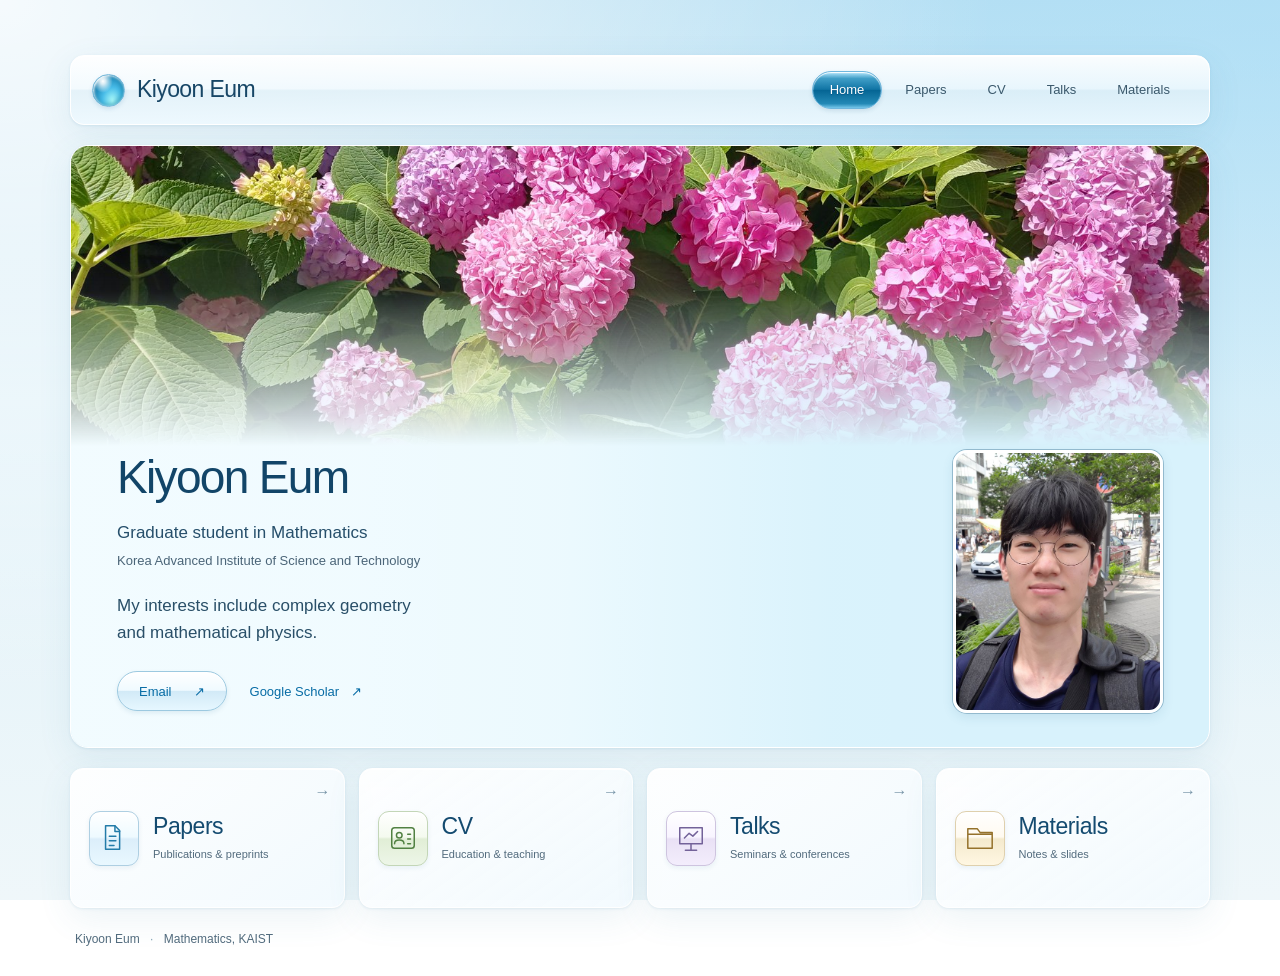
<file: index.html>
<!doctype html>
<html lang="en">
<head>
  <!-- Google tag (gtag.js) -->
<script async src="https://www.googletagmanager.com/gtag/js?id=G-FKGSMZYR32"></script>
<script>
  window.dataLayer = window.dataLayer || [];
  function gtag(){dataLayer.push(arguments);}
  gtag('js', new Date());

  gtag('config', 'G-FKGSMZYR32');
</script>
  <meta charset="utf-8">
  <meta name="viewport" content="width=device-width, initial-scale=1">
  <!-- 브라우저 탭 이름 / 검색 결과 설명 -->
  <title>Kiyoon Eum | Mathematics</title>
  <meta name="description" content="Kiyoon Eum, graduate student in Mathematics at KAIST. Complex geometry and mathematical physics. Papers, CV, talks, and materials.">
  <meta name="theme-color" content="#d8f1ff">
  <link rel="icon" href="assets/favicon.svg" type="image/svg+xml">
  <link rel="stylesheet" href="style.css?v=20260916-1">
  <link rel="stylesheet" href="home-layout.css?v=20261102-2">
  <script src="navigation.js?v=20260916-1" defer></script>
</head>
<body class="page-home">
  <a class="skip-link" href="#main">Skip to content</a>
  <div class="site-wrap">
    <!-- 공통 헤더: 메뉴를 바꿀 때는 5개 HTML 파일 모두 동일하게 수정하세요. -->
    <header class="site-header">
      <a class="brand" href="index.html" aria-label="Kiyoon Eum — home"><span class="aqua-orb" aria-hidden="true"></span><span>Kiyoon Eum</span></a>
      <nav class="main-nav" aria-label="Main navigation"><a href="index.html" aria-current="page">Home</a><a href="papers.html">Papers</a><a href="cv.html">CV</a><a href="talks.html">Talks</a><a href="materials.html">Materials</a></nav>
    </header>
    <main id="main" tabindex="-1">
      <!-- 소개: 이름 / 직책 / 연구 관심사 / 이메일 / 사진을 여기서 수정합니다. -->
      <section class="home-hero" aria-labelledby="hero-name" id="about">
        <!-- 실제 수국 사진은 아래쪽이 아쿠아 배경으로 서서히 희미해집니다. -->
        <img class="hero-banner" src="assets/hydrangeas.jpg" alt="Pink and purple hydrangeas" width="1600" height="1200" fetchpriority="high">
        <div class="hero-profile-row">
          <div class="hero-copy">
            <div class="profile-heading"><h1 id="hero-name">Kiyoon Eum</h1></div>
            <p class="hero-role">Graduate student in Mathematics</p>
            <p class="hero-affiliation">Korea Advanced Institute of Science and Technology</p>
            <p class="hero-bio" id="research">My interests include complex geometry<br class="desktop-break"> and mathematical physics.</p>
            <div class="hero-links"><a class="aqua-button" href="mailto:kyeum@kaist.ac.kr">Email <span aria-hidden="true">↗</span></a><a class="text-link" href="https://scholar.google.com/citations?user=Wr7Ld9QAAAAJ&amp;hl=en">Google Scholar <span aria-hidden="true">↗</span></a></div>
          </div>
          <!-- 인물 사진: 원본 20230715_151549.jpg의 웹용 축소본입니다. -->
          <img class="portrait" src="assets/portrait.jpg" alt="Portrait of Kiyoon Eum" width="900" height="675">
        </div>
      </section>
      <!-- 각 버튼은 별도 HTML 페이지로 이동합니다. -->
      <nav class="destination-grid" aria-label="Explore this website"><a class="destination papers" href="papers.html"><span class="destination-icon"><svg viewBox="0 0 32 32" fill="none" stroke="currentColor" stroke-width="1.6" stroke-linecap="round" stroke-linejoin="round" aria-hidden="true"><path d="M7 3h10l5 5v20H7z"/><path d="M17 3v6h5M11 14h7M11 19h7M11 24h5"/></svg></span><span class="destination-copy"><span class="destination-title">Papers</span><span class="destination-description">Publications &amp; preprints</span></span><span class="destination-arrow" aria-hidden="true">→</span></a><a class="destination cv" href="cv.html"><span class="destination-icon"><svg viewBox="0 0 32 32" fill="none" stroke="currentColor" stroke-width="1.6" stroke-linecap="round" stroke-linejoin="round" aria-hidden="true"><rect x="4" y="5" width="24" height="22" rx="3"/><circle cx="12" cy="13" r="3"/><path d="M7 22c0-5 10-5 10 0M21 12h3M21 17h3M21 22h3"/></svg></span><span class="destination-copy"><span class="destination-title">CV</span><span class="destination-description">Education &amp; teaching</span></span><span class="destination-arrow" aria-hidden="true">→</span></a><a class="destination talks" href="talks.html"><span class="destination-icon"><svg viewBox="0 0 32 32" fill="none" stroke="currentColor" stroke-width="1.6" stroke-linecap="round" stroke-linejoin="round" aria-hidden="true"><path d="M4 5h24v17H4zM16 22v7M10 29h12M9 16l5-5 4 3 5-5"/></svg></span><span class="destination-copy"><span class="destination-title">Talks</span><span class="destination-description">Seminars &amp; conferences</span></span><span class="destination-arrow" aria-hidden="true">→</span></a><a class="destination materials" href="materials.html"><span class="destination-icon"><svg viewBox="0 0 32 32" fill="none" stroke="currentColor" stroke-width="1.6" stroke-linecap="round" stroke-linejoin="round" aria-hidden="true"><path d="M3 9V6h10l3 4h13v17H3zM3 12h26"/></svg></span><span class="destination-copy"><span class="destination-title">Materials</span><span class="destination-description">Notes &amp; slides</span></span><span class="destination-arrow" aria-hidden="true">→</span></a></nav>
</main>
  <footer class="site-footer"><span>Kiyoon Eum <span class="footer-dot">·</span> Mathematics, KAIST</span></footer>
  </div>
</body>
</html>
</file>
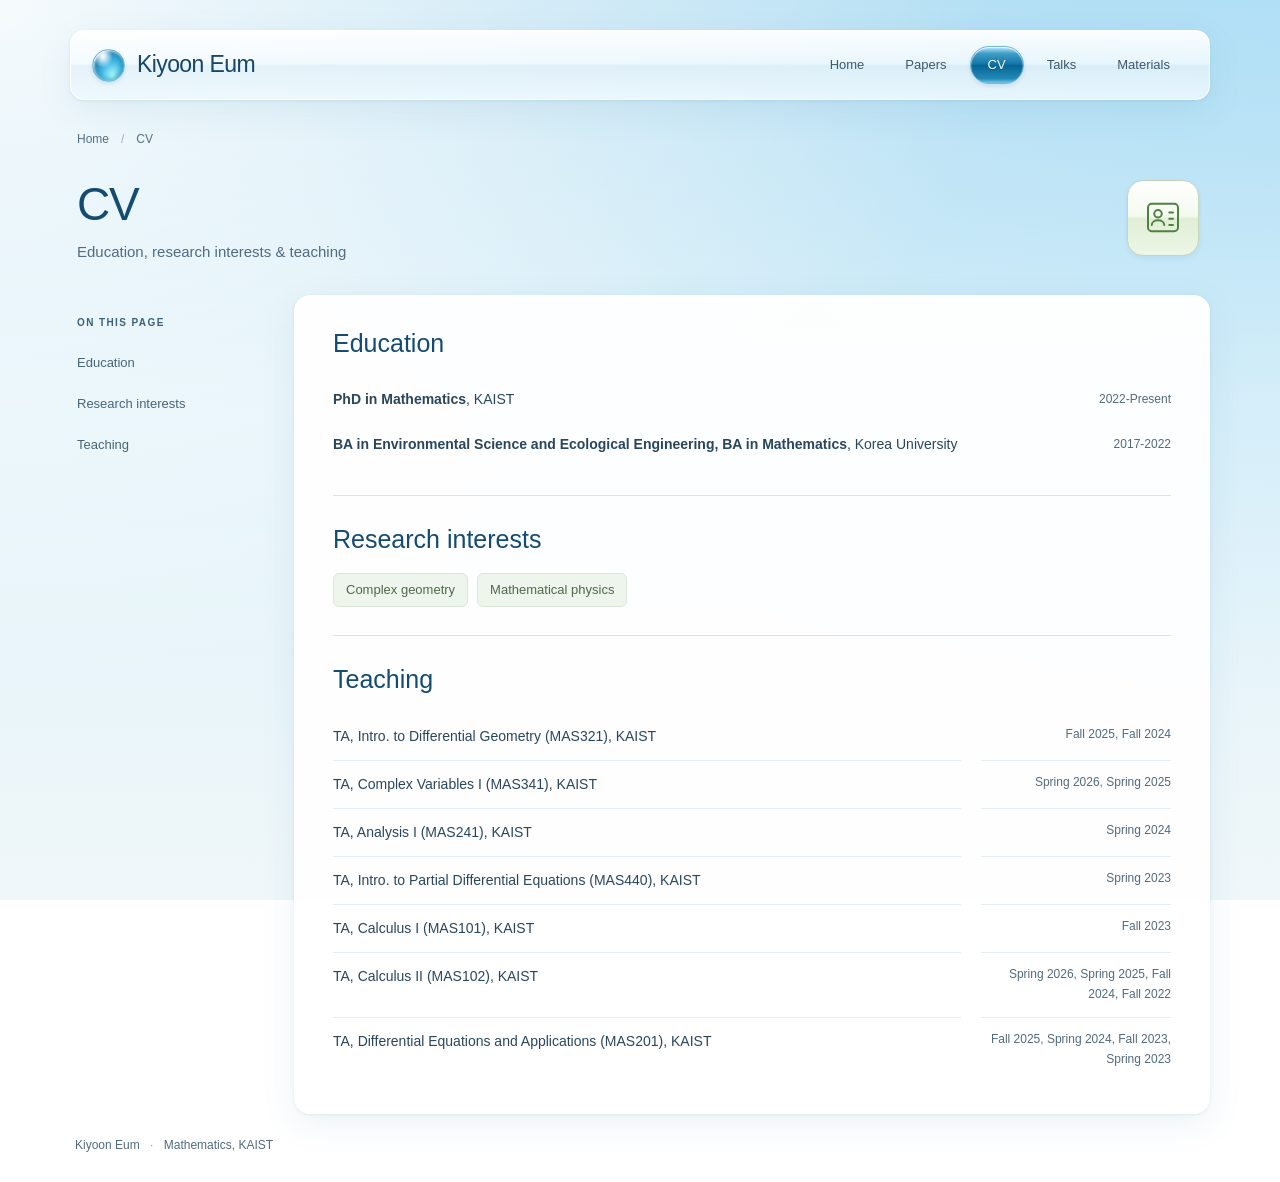
<file: cv.html>
<!doctype html>
<html lang="en">
<head>
  <!-- Google tag (gtag.js) -->
<script async src="https://www.googletagmanager.com/gtag/js?id=G-FKGSMZYR32"></script>
<script>
  window.dataLayer = window.dataLayer || [];
  function gtag(){dataLayer.push(arguments);}
  gtag('js', new Date());

  gtag('config', 'G-FKGSMZYR32');
</script>
  <meta charset="utf-8">
  <meta name="viewport" content="width=device-width, initial-scale=1">
  <!-- 브라우저 탭 이름 / 검색 결과 설명 -->
  <title>CV | Kiyoon Eum</title>
  <meta name="description" content="Education, research interests, and teaching experience of Kiyoon Eum.">
  <meta name="theme-color" content="#d8f1ff">
  <link rel="icon" href="assets/favicon.svg" type="image/svg+xml">
  <link rel="stylesheet" href="style.css?v=20260916-1">
  
</head>
<body class="page-cv">
  <a class="skip-link" href="#main">Skip to content</a>
  <div class="site-wrap">
    <!-- 공통 헤더: 메뉴를 바꿀 때는 5개 HTML 파일 모두 동일하게 수정하세요. -->
    <header class="site-header">
      <a class="brand" href="index.html" aria-label="Kiyoon Eum — home"><span class="aqua-orb" aria-hidden="true"></span><span>Kiyoon Eum</span></a>
      <nav class="main-nav" aria-label="Main navigation"><a href="index.html">Home</a><a href="papers.html">Papers</a><a href="cv.html" aria-current="page">CV</a><a href="talks.html">Talks</a><a href="materials.html">Materials</a></nav>
    </header>
    <main id="main" tabindex="-1"><nav class="breadcrumb" aria-label="Breadcrumb"><a href="index.html">Home</a><span aria-hidden="true">/</span><span aria-current="page">CV</span></nav>
    <div class="page-heading"><div class="heading-copy"><h1>CV</h1><p class="page-description">Education, research interests &amp; teaching</p></div><span class="section-icon cv" aria-hidden="true"><svg viewBox="0 0 32 32" fill="none" stroke="currentColor" stroke-width="1.6" stroke-linecap="round" stroke-linejoin="round" aria-hidden="true"><rect x="4" y="5" width="24" height="22" rx="3"/><circle cx="12" cy="13" r="3"/><path d="M7 22c0-5 10-5 10 0M21 12h3M21 17h3M21 22h3"/></svg></span></div><div class="cv-layout"><aside class="cv-sidebar"><p class="eyebrow">ON THIS PAGE</p><nav aria-label="CV sections"><a href="#education">Education</a><a href="#interests">Research interests</a><a href="#teaching">Teaching</a></nav></aside><div class="reading-panel cv-content"><section class="cv__section" id="education">
        <h2>Education</h2>
        <div class="cv__item">
            <div class="cv__what">
            <b>PhD in Mathematics</b>, KAIST<br>
             </div>
            <div class="cv__when">2022-Present</div>
        </div>
        <div class="cv__item">
            <div class="cv__what">
            <b>BA in Environmental Science and Ecological Engineering, BA in Mathematics</b>, Korea University
            </div>
            <div class="cv__when">2017-2022</div>
        </div>
      </section><section class="cv__section" id="interests">
        <h2>Research interests</h2>
        <ul class="cv__bullets">
          <li>Complex geometry</li>
          <li>Mathematical physics</li>
        </ul>
      </section><section class="cv__section" id="teaching">
        <h2>Teaching</h2>
        <div class="cv__item--teaching">
          <div class="cv__what">TA, Intro. to Differential Geometry (MAS321), KAIST</div>
          <div class="cv__when">Fall 2025, Fall 2024</div>
          
          <div class="cv__what">TA, Complex Variables I (MAS341), KAIST</div>
          <div class="cv__when">Spring 2026, Spring 2025</div>
        
          <div class="cv__what">TA, Analysis I (MAS241), KAIST</div>
          <div class="cv__when">Spring 2024</div>
      
          <div class="cv__what">TA, Intro. to Partial Differential Equations (MAS440), KAIST</div>
          <div class="cv__when">Spring 2023</div>
        
          <div class="cv__what">TA, Calculus I (MAS101), KAIST</div>
          <div class="cv__when">Fall 2023</div>
       
          <div class="cv__what">TA, Calculus II (MAS102), KAIST</div>
          <div class="cv__when">Spring 2026, Spring 2025, Fall 2024, Fall 2022</div>
        
          <div class="cv__what">TA, Differential Equations and Applications (MAS201), KAIST</div>
          <div class="cv__when">Fall 2025, Spring 2024, Fall 2023, Spring 2023</div>
        </div>
          
      </section></div></div></main>
    <footer class="site-footer"><span>Kiyoon Eum <span class="footer-dot">·</span> Mathematics, KAIST</span></footer>
  </div>
</body>
</html>
</file>
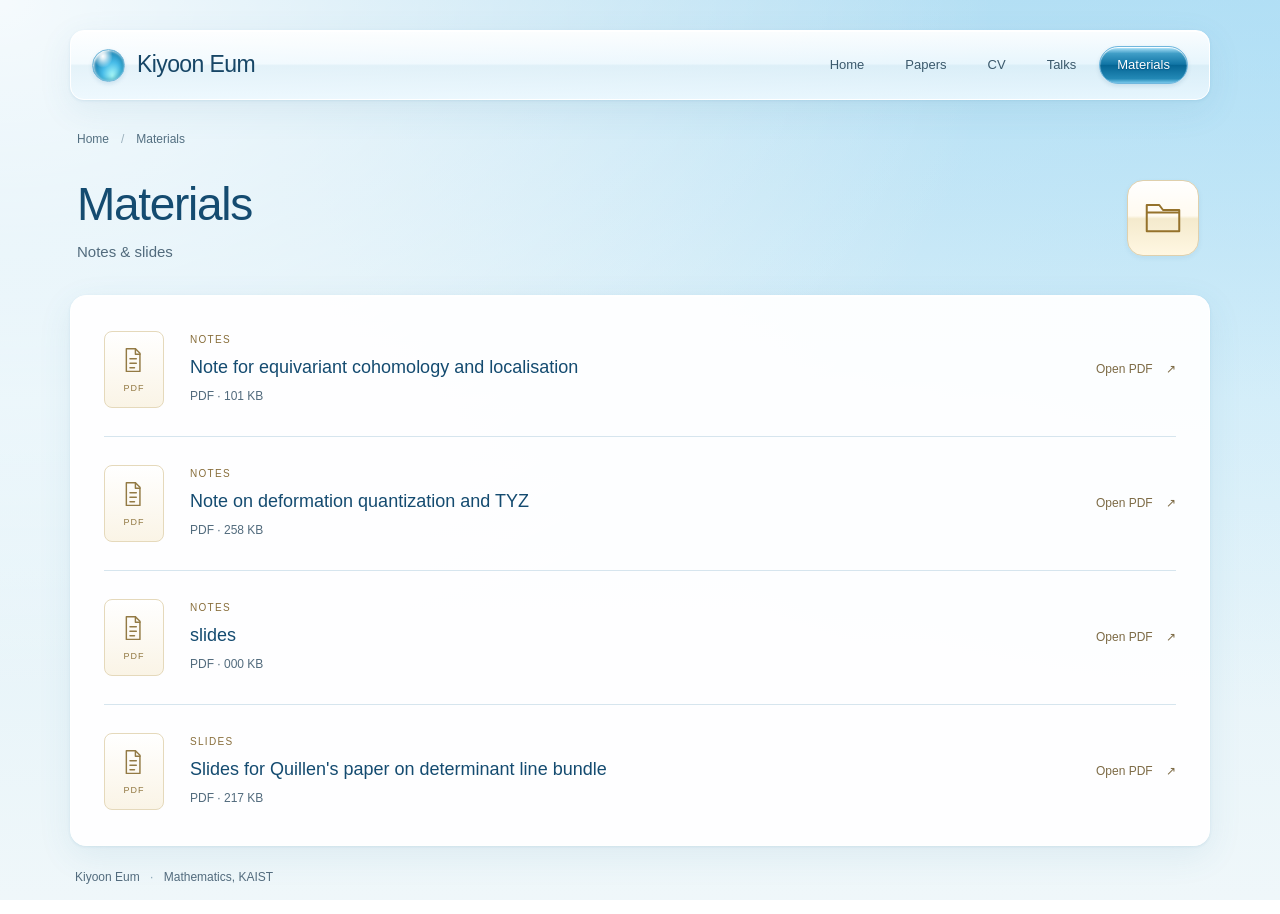
<file: materials.html>
<!doctype html>
<html lang="en">
<head>
  <!-- Google tag (gtag.js) -->
<script async src="https://www.googletagmanager.com/gtag/js?id=G-FKGSMZYR32"></script>
<script>
  window.dataLayer = window.dataLayer || [];
  function gtag(){dataLayer.push(arguments);}
  gtag('js', new Date());

  gtag('config', 'G-FKGSMZYR32');
</script>
  <meta charset="utf-8">
  <meta name="viewport" content="width=device-width, initial-scale=1">
  <!-- 브라우저 탭 이름 / 검색 결과 설명 -->
  <title>Materials | Kiyoon Eum</title>
  <meta name="description" content="Mathematical notes and slides by Kiyoon Eum.">
  <meta name="theme-color" content="#d8f1ff">
  <link rel="icon" href="assets/favicon.svg" type="image/svg+xml">
  <link rel="stylesheet" href="style.css?v=20260916-1">
  
</head>
<body class="page-materials">
  <a class="skip-link" href="#main">Skip to content</a>
  <div class="site-wrap">
    <!-- 공통 헤더: 메뉴를 바꿀 때는 5개 HTML 파일 모두 동일하게 수정하세요. -->
    <header class="site-header">
      <a class="brand" href="index.html" aria-label="Kiyoon Eum — home"><span class="aqua-orb" aria-hidden="true"></span><span>Kiyoon Eum</span></a>
      <nav class="main-nav" aria-label="Main navigation"><a href="index.html">Home</a><a href="papers.html">Papers</a><a href="cv.html">CV</a><a href="talks.html">Talks</a><a href="materials.html" aria-current="page">Materials</a></nav>
    </header>
    <main id="main" tabindex="-1"><nav class="breadcrumb" aria-label="Breadcrumb"><a href="index.html">Home</a><span aria-hidden="true">/</span><span aria-current="page">Materials</span></nav>
    <div class="page-heading"><div class="heading-copy"><h1>Materials</h1><p class="page-description">Notes &amp; slides</p></div><span class="section-icon materials" aria-hidden="true"><svg viewBox="0 0 32 32" fill="none" stroke="currentColor" stroke-width="1.6" stroke-linecap="round" stroke-linejoin="round" aria-hidden="true"><path d="M3 9V6h10l3 4h13v17H3zM3 12h26"/></svg></span></div><section class="reading-panel materials-list" aria-label="Notes and slides"><!-- 자료: 제목 / 종류 / PDF 경로 -->
    <a class="material-entry" href="misc/Equivariant cohomology.pdf"><span class="file-emblem" aria-hidden="true"><svg viewBox="0 0 32 32" fill="none" stroke="currentColor" stroke-width="1.6" stroke-linecap="round" stroke-linejoin="round" aria-hidden="true"><path d="M7 3h10l5 5v20H7z"/><path d="M17 3v6h5M11 14h7M11 19h7M11 24h5"/></svg><span>PDF</span></span><span class="material-copy"><span class="material-kind">Notes</span><span class="material-title">Note for equivariant cohomology and localisation</span><span class="material-meta">PDF · 101 KB</span></span><span class="open-file">Open PDF <span aria-hidden="true">↗</span></span></a><!-- 자료: 제목 / 종류 / PDF 경로 -->
    <a class="material-entry" href="misc/Deformation_Quantization_and_TYZ.pdf"><span class="file-emblem" aria-hidden="true"><svg viewBox="0 0 32 32" fill="none" stroke="currentColor" stroke-width="1.6" stroke-linecap="round" stroke-linejoin="round" aria-hidden="true"><path d="M7 3h10l5 5v20H7z"/><path d="M17 3v6h5M11 14h7M11 19h7M11 24h5"/></svg><span>PDF</span></span><span class="material-copy"><span class="material-kind">Notes</span><span class="material-title">Note on deformation quantization and TYZ</span><span class="material-meta">PDF · 258 KB</span></span><span class="open-file">Open PDF <span aria-hidden="true">↗</span></span></a><!-- 자료: 제목 / 종류 / PDF 경로 -->
    <a class="material-entry" href="misc/slides.pdf"><span class="file-emblem" aria-hidden="true"><svg viewBox="0 0 32 32" fill="none" stroke="currentColor" stroke-width="1.6" stroke-linecap="round" stroke-linejoin="round" aria-hidden="true"><path d="M7 3h10l5 5v20H7z"/><path d="M17 3v6h5M11 14h7M11 19h7M11 24h5"/></svg><span>PDF</span></span><span class="material-copy"><span class="material-kind">Notes</span><span class="material-title">slides</span><span class="material-meta">PDF · 000 KB</span></span><span class="open-file">Open PDF <span aria-hidden="true">↗</span></span></a><!-- 자료: 제목 / 종류 / PDF 경로 -->
    <a class="material-entry" href="misc/Quillen.pdf"><span class="file-emblem" aria-hidden="true"><svg viewBox="0 0 32 32" fill="none" stroke="currentColor" stroke-width="1.6" stroke-linecap="round" stroke-linejoin="round" aria-hidden="true"><path d="M7 3h10l5 5v20H7z"/><path d="M17 3v6h5M11 14h7M11 19h7M11 24h5"/></svg><span>PDF</span></span><span class="material-copy"><span class="material-kind">Slides</span><span class="material-title">Slides for Quillen&#x27;s paper on determinant line bundle</span><span class="material-meta">PDF · 217 KB</span></span><span class="open-file">Open PDF <span aria-hidden="true">↗</span></span></a></section></main>
    <footer class="site-footer"><span>Kiyoon Eum <span class="footer-dot">·</span> Mathematics, KAIST</span></footer>
  </div>
</body>
</html>
</file>
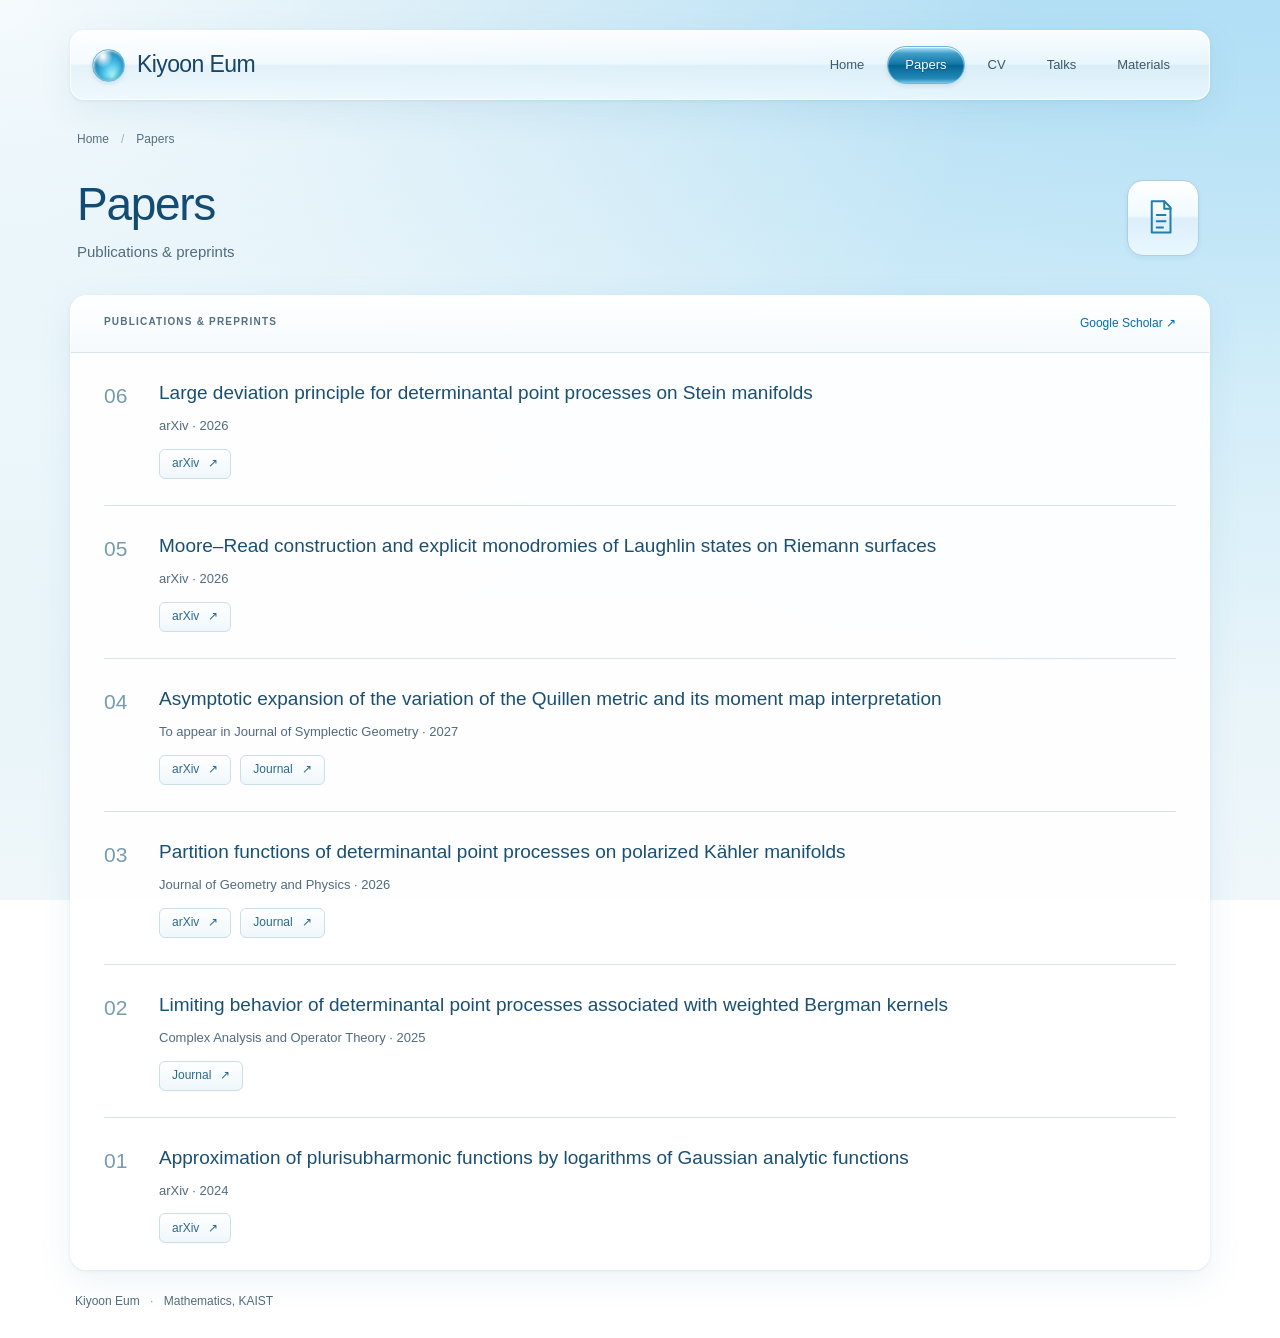
<file: papers.html>
<!doctype html>
<html lang="en">
<head>
  <!-- Google tag (gtag.js) -->
<script async src="https://www.googletagmanager.com/gtag/js?id=G-FKGSMZYR32"></script>
<script>
  window.dataLayer = window.dataLayer || [];
  function gtag(){dataLayer.push(arguments);}
  gtag('js', new Date());

  gtag('config', 'G-FKGSMZYR32');
</script>
  <meta charset="utf-8">
  <meta name="viewport" content="width=device-width, initial-scale=1">
  <!-- 브라우저 탭 이름 / 검색 결과 설명 -->
  <title>Papers | Kiyoon Eum</title>
  <meta name="description" content="Publications and preprints by Kiyoon Eum.">
  <meta name="theme-color" content="#d8f1ff">
  <link rel="icon" href="assets/favicon.svg" type="image/svg+xml">
  <link rel="stylesheet" href="style.css?v=20260916-1">
  
</head>
<body class="page-papers">
  <a class="skip-link" href="#main">Skip to content</a>
  <div class="site-wrap">
    <!-- 공통 헤더: 메뉴를 바꿀 때는 5개 HTML 파일 모두 동일하게 수정하세요. -->
    <header class="site-header">
      <a class="brand" href="index.html" aria-label="Kiyoon Eum — home"><span class="aqua-orb" aria-hidden="true"></span><span>Kiyoon Eum</span></a>
      <nav class="main-nav" aria-label="Main navigation"><a href="index.html">Home</a><a href="papers.html" aria-current="page">Papers</a><a href="cv.html">CV</a><a href="talks.html">Talks</a><a href="materials.html">Materials</a></nav>
    </header>
    <main id="main" tabindex="-1"><nav class="breadcrumb" aria-label="Breadcrumb"><a href="index.html">Home</a><span aria-hidden="true">/</span><span aria-current="page">Papers</span></nav>
    <div class="page-heading"><div class="heading-copy"><h1>Papers</h1><p class="page-description">Publications &amp; preprints</p></div><span class="section-icon papers" aria-hidden="true"><svg viewBox="0 0 32 32" fill="none" stroke="currentColor" stroke-width="1.6" stroke-linecap="round" stroke-linejoin="round" aria-hidden="true"><path d="M7 3h10l5 5v20H7z"/><path d="M17 3v6h5M11 14h7M11 19h7M11 24h5"/></svg></span></div><section class="reading-panel" aria-label="Publications"><div class="list-toolbar"><span>Publications &amp; preprints</span><a href="https://scholar.google.com/citations?user=Wr7Ld9QAAAAJ&amp;hl=en">Google Scholar <span aria-hidden="true">↗</span></a></div><ol class="publist" reversed><!-- 논문: 제목 / 출판 정보 / 링크 -->
<li class="publication"><span class="paper-number" aria-hidden="true">06</span><div class="publication-copy"><h2 class="pubtitle"><a href="https://arxiv.org/abs/2610.17669">Large deviation principle for determinantal point processes on Stein manifolds</a></h2><p class="paper-meta">arXiv · 2026</p><div class="publinks"><a class="tag" href="https://arxiv.org/abs/2610.17669">arXiv <span aria-hidden="true">↗</span></a></div></div></li>
<li class="publication"><span class="paper-number" aria-hidden="true">05</span><div class="publication-copy"><h2 class="pubtitle"><a href="https://arxiv.org/abs/2608.19619">Moore–Read construction and explicit monodromies of Laughlin states on Riemann surfaces</a></h2><p class="paper-meta">arXiv · 2026</p><div class="publinks"><a class="tag" href="https://arxiv.org/abs/2608.19619">arXiv <span aria-hidden="true">↗</span></a></div></div></li><!-- 논문: 제목 / 출판 정보 / 링크 -->
<li class="publication"><span class="paper-number" aria-hidden="true">04</span><div class="publication-copy"><h2 class="pubtitle"><a href="https://arxiv.org/abs/2510.25456">Asymptotic expansion of the variation of the Quillen metric and its moment map interpretation</a></h2><p class="paper-meta">To appear in Journal of Symplectic Geometry · 2027</p><div class="publinks"><a class="tag" href="https://arxiv.org/abs/2510.25456">arXiv <span aria-hidden="true">↗</span></a><a class="tag" href="https://intlpress.com/journals/journalList?p=1&amp;id=1804416065949724674">Journal <span aria-hidden="true">↗</span></a></div></div></li><!-- 논문: 제목 / 출판 정보 / 링크 -->
<li class="publication"><span class="paper-number" aria-hidden="true">03</span><div class="publication-copy"><h2 class="pubtitle"><a href="https://arxiv.org/abs/2503.01524">Partition functions of determinantal point processes on polarized Kähler manifolds</a></h2><p class="paper-meta">Journal of Geometry and Physics · 2026</p><div class="publinks"><a class="tag" href="https://arxiv.org/abs/2503.01524">arXiv <span aria-hidden="true">↗</span></a><a class="tag" href="https://doi.org/10.1016/j.geomphys.2025.105744">Journal <span aria-hidden="true">↗</span></a></div></div></li><!-- 논문: 제목 / 출판 정보 / 링크 -->
<li class="publication"><span class="paper-number" aria-hidden="true">02</span><div class="publication-copy"><h2 class="pubtitle"><a href="https://link.springer.com/article/10.1007/s11785-025-01821-4">Limiting behavior of determinantal point processes associated with weighted Bergman kernels</a></h2><p class="paper-meta">Complex Analysis and Operator Theory · 2025</p><div class="publinks"><a class="tag" href="https://link.springer.com/article/10.1007/s11785-025-01821-4">Journal <span aria-hidden="true">↗</span></a></div></div></li><!-- 논문: 제목 / 출판 정보 / 링크 -->
<li class="publication"><span class="paper-number" aria-hidden="true">01</span><div class="publication-copy"><h2 class="pubtitle"><a href="https://arxiv.org/abs/2402.11833">Approximation of plurisubharmonic functions by logarithms of Gaussian analytic functions</a></h2><p class="paper-meta">arXiv · 2024</p><div class="publinks"><a class="tag" href="https://arxiv.org/abs/2402.11833">arXiv <span aria-hidden="true">↗</span></a></div></div></li></ol></section></main>
   <footer class="site-footer"><span>Kiyoon Eum <span class="footer-dot">·</span> Mathematics, KAIST</span></footer>
  </div>
</body>
</html>
</file>
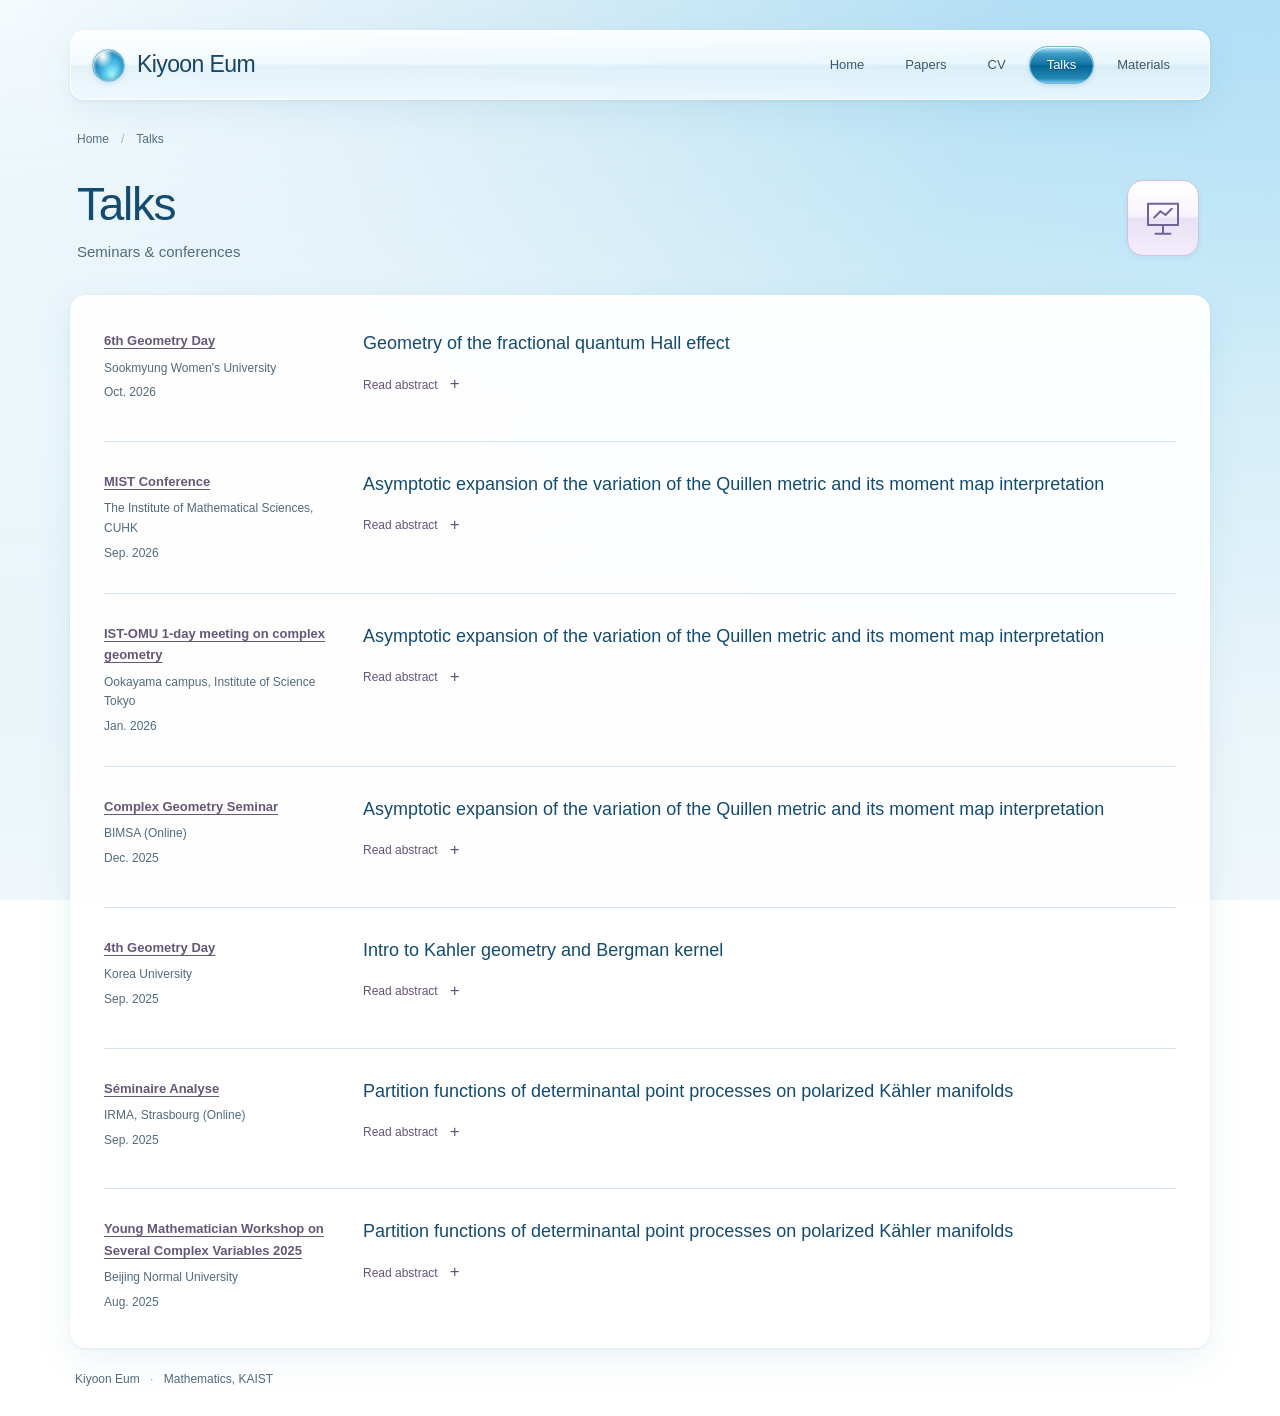
<file: talks.html>
<!doctype html>
<html lang="en">
<head>
  <!-- Google tag (gtag.js) -->
<script async src="https://www.googletagmanager.com/gtag/js?id=G-FKGSMZYR32"></script>
<script>
  window.dataLayer = window.dataLayer || [];
  function gtag(){dataLayer.push(arguments);}
  gtag('js', new Date());

  gtag('config', 'G-FKGSMZYR32');
</script>
  <meta charset="utf-8">
  <meta name="viewport" content="width=device-width, initial-scale=1">
  <!-- 브라우저 탭 이름 / 검색 결과 설명 -->
  <title>Talks | Kiyoon Eum</title>
  <meta name="description" content="Seminars and conference talks by Kiyoon Eum, with abstracts and event links.">
  <meta name="theme-color" content="#d8f1ff">
  <link rel="icon" href="assets/favicon.svg" type="image/svg+xml">
  <link rel="stylesheet" href="style.css?v=20260916-1">
  
</head>
<body class="page-talks">
  <a class="skip-link" href="#main">Skip to content</a>
  <div class="site-wrap">
    <!-- 공통 헤더: 메뉴를 바꿀 때는 5개 HTML 파일 모두 동일하게 수정하세요. -->
    <header class="site-header">
      <a class="brand" href="index.html" aria-label="Kiyoon Eum — home"><span class="aqua-orb" aria-hidden="true"></span><span>Kiyoon Eum</span></a>
      <nav class="main-nav" aria-label="Main navigation"><a href="index.html">Home</a><a href="papers.html">Papers</a><a href="cv.html">CV</a><a href="talks.html" aria-current="page">Talks</a><a href="materials.html">Materials</a></nav>
    </header>
    <main id="main" tabindex="-1"><nav class="breadcrumb" aria-label="Breadcrumb"><a href="index.html">Home</a><span aria-hidden="true">/</span><span aria-current="page">Talks</span></nav>
    <div class="page-heading"><div class="heading-copy"><h1>Talks</h1><p class="page-description">Seminars &amp; conferences</p></div><span class="section-icon talks" aria-hidden="true"><svg viewBox="0 0 32 32" fill="none" stroke="currentColor" stroke-width="1.6" stroke-linecap="round" stroke-linejoin="round" aria-hidden="true"><path d="M4 5h24v17H4zM16 22v7M10 29h12M9 16l5-5 4 3 5-5"/></svg></span></div><section class="reading-panel talks-list" aria-label="Talks"><!-- 발표 1: 행사 / 장소 / 제목 / 초록 / 링크 -->
      

 <article class="talk-entry"><div class="talk-context">
   <p class="talk-event">
    <a href="https://sites.google.com/view/geometry-day/6th-geometry-day" target="_blank" rel="noopener noreferrer">
      6th Geometry Day
    </a>
  </p>
        <p class="talk-location"> Sookmyung Women's University</p>

      <p class="talk-date">
    <time datetime="Oct. 2026">Oct. 2026</time>
  </p>
      </div><div class="talk-content"><h2>Geometry of the fractional quantum Hall effect </h2><details class="talk-abstract"><summary><span class="when-closed">Read abstract</span><span class="when-open">Hide abstract</span><span class="detail-indicator" aria-hidden="true"></span></summary><div class="abstract-body"><p>
                The fractional quantum Hall effect is an important physical phenomenon that has played a central role in our understanding of topological phases of matter. In this talk, I will introduce this phenomenon, emphasizing how geometry encodes its physical properties.   
                </p></div></details><div class="publinks">

      
      </div></div></article><!-- 발표 : 행사 / 장소 / 제목 / 초록 / 링크 -->
      <article class="talk-entry"><div class="talk-context">
       <p class="talk-event">
    <a href="http://www.ims.cuhk.edu.hk/activities/conferences/mist/2026/mist_conference_24-27sep2026/" target="_blank" rel="noopener noreferrer">
      MIST Conference
    </a>
  </p> 
         <p class="talk-location">The Institute of Mathematical Sciences, CUHK</p>

      <p class="talk-date">
    <time datetime="Sep. 2026">Sep. 2026</time>
  </p>
      </div><div class="talk-content"><h2>Asymptotic expansion of the variation of the Quillen metric and its moment map interpretation</h2><details class="talk-abstract"><summary><span class="when-closed">Read abstract</span><span class="when-open">Hide abstract</span><span class="detail-indicator" aria-hidden="true"></span></summary><div class="abstract-body"><p>
               The Donaldson–Fujiki moment map picture interprets the scalar curvature of a Kähler metric as a moment map for the action of Hamiltonian diffeomorphisms on the space of compatible complex structures. We generalize this picture to other scalar curvature quantities using equivariant determinant line bundles. Interpreting the complexified orbit as varying Kähler potentials while keeping the complex structure fixed, these moment maps arise as variations of the log of the Quillen metric on determinant line bundles. This framework also naturally yields other formal GIT counterparts, such as log-norm functionals (~Mabuchi functional) and weights (~Futaki invariant).
                </p></div></details><div class="publinks">
      
      
       </div></div></article><!-- 발표: 행사 / 장소 / 제목 / 초록 / 링크 -->
      <article class="talk-entry"><div class="talk-context">
         <p class="talk-event">
    <a href="https://sites.google.com/view/titech-geom-seminar/ist-omu-1-day-meeting-on-complex-geometry" target="_blank" rel="noopener noreferrer">
      IST-OMU 1-day meeting on complex geometry
    </a>
  </p>
        <p class="talk-location">
    Ookayama campus, Institute of Science Tokyo
  </p>
      <p class="talk-date">
    <time datetime="Jan. 2026">Jan. 2026</time>
  </p>
      </div><div class="talk-content"><h2>Asymptotic expansion of the variation of the Quillen metric and its moment map interpretation</h2><details class="talk-abstract"><summary><span class="when-closed">Read abstract</span><span class="when-open">Hide abstract</span><span class="detail-indicator" aria-hidden="true"></span></summary><div class="abstract-body"><p>
                  The Donaldson–Fujiki moment map picture interprets the scalar curvature of a Kähler metric as a moment map for the action of Hamiltonian diffeomorphisms on the space of compatible complex structures.
                  We generalize this picture to other scalar curvature quantities using equivariant determinant line bundles.
                  Interpreting the complexified orbit as varying Kähler potentials while keeping the complex structure fixed, these moment maps arise as variations of the log of the Quillen metric on determinant line bundles.
                  This framework also naturally yields other GIT counterparts, such as log-norm functionals (~Mabuchi functional) and weights (~Futaki invariant).
                </p></div></details><div class="publinks">
                
              </div></div></article><!-- 발표 2: 행사 / 장소 / 제목 / 초록 / 링크 -->
      <article class="talk-entry"><div class="talk-context">
        <p class="talk-event">
    <a href="https://www.bimsa.cn/talk/38414.html" target="_blank" rel="noopener noreferrer">
     Complex Geometry Seminar
    </a>
  </p> 
         <p class="talk-location"> BIMSA (Online)</p>

      <p class="talk-date">
    <time datetime="Dec. 2025">Dec. 2025</time>
  </p>
      </div><div class="talk-content"><h2>Asymptotic expansion of the variation of the Quillen metric and its moment map interpretation</h2><details class="talk-abstract"><summary><span class="when-closed">Read abstract</span><span class="when-open">Hide abstract</span><span class="detail-indicator" aria-hidden="true"></span></summary><div class="abstract-body"><p>
                The Donaldson–Fujiki moment map picture interprets the scalar curvature of a Kahler metric as a moment map for the action of Hamiltonian diffeomorphisms on the space of compatible complex structures. 
                We generalize this picture to other scalar curvature quantities using equivariant determinant line bundles. 
                Interpreting the (nonexistent) complexified orbit as varying Kahler potentials while keeping the complex structure fixed, these moment maps arise as variations of the log of the Quillen metric on determinant line bundles. 
                This also naturally yields other GIT counterparts, such as log-norm functionals and weights.
                </p></div></details><div class="publinks">
                
              </div></div></article><!-- 발표 3: 행사 / 장소 / 제목 / 초록 / 링크 -->
      <article class="talk-entry"><div class="talk-context">
        <p class="talk-event">
    <a href="https://sites.google.com/view/geometry-day/4th-geometry-day" rel="noopener noreferrer">
    4th Geometry Day
    </a>
  </p> 
        <p class="talk-location">
  Korea University</p>
      <p class="talk-date">
    <time datetime="Sep. 2025">Sep. 2025</time>
  </p>
      </div><div class="talk-content"><h2>Intro to Kahler geometry and Bergman kernel</h2><details class="talk-abstract"><summary><span class="when-closed">Read abstract</span><span class="when-open">Hide abstract</span><span class="detail-indicator" aria-hidden="true"></span></summary><div class="abstract-body"><p>
                I will introduce Kahler geometry and Bergman kernel on compact Kahler Hodge manifolds. Then I will explain how they are related and talk about my recent results. 
                </p></div></details><div class="publinks">
                
              </div></div></article><!-- 발표 4: 행사 / 장소 / 제목 / 초록 / 링크 -->
      <article class="talk-entry"><div class="talk-context">
         <p class="talk-event">
    <a href="https://irma.math.unistra.fr/seminaires/seminaire-analyse-2025.html" rel="noopener noreferrer">
    Séminaire Analyse
    </a>
  </p> 
         <p class="talk-location">IRMA, Strasbourg (Online)</p>
      <p class="talk-date">
    <time datetime="Sep. 2025">Sep. 2025</time>
  </p>
      </div><div class="talk-content"><h2>Partition functions of determinantal point processes on polarized Kähler manifolds</h2><details class="talk-abstract"><summary><span class="when-closed">Read abstract</span><span class="when-open">Hide abstract</span><span class="detail-indicator" aria-hidden="true"></span></summary><div class="abstract-body"><p>
                Determinantal point processes (DPPs) on polarized Kähler manifolds are random point processes that can be seen as higher-dimensional generalizations of 2D Coulomb gases. 
                In this talk, I will discuss Zabrodin–Wiegmann type expansions of partition functions and show how they are connected to several concepts in Kähler geometry. 
                In some sense, the asymptotic expansion of the DPP partition function generates geometric objects that generalize some classical ones in Kähler geometry. 
                I will also touch on the effective action of higher-dimensional quantum Hall systems and on random Kähler metrics.
                </p></div></details><div class="publinks">
                
              </div></div></article><!-- 발표 5: 행사 / 장소 / 제목 / 초록 / 링크 -->
      <article class="talk-entry"><div class="talk-context">
        <p class="talk-event">
    <a href="https://math0.bnu.edu.cn/~wangzw/YMWSCV2025.htm" rel="noopener noreferrer">
Young Mathematician Workshop on Several Complex Variables 2025
    </a>
  </p> 
        <p class="talk-location">Beijing Normal University</p>
         <p class="talk-date">
    <time datetime="Aug. 2025">Aug. 2025</time>
  </p>
      </div><div class="talk-content"><h2>Partition functions of determinantal point processes on polarized Kähler manifolds</h2><details class="talk-abstract"><summary><span class="when-closed">Read abstract</span><span class="when-open">Hide abstract</span><span class="detail-indicator" aria-hidden="true"></span></summary><div class="abstract-body"><p>
                Determinantal point processes on polarized Kähler manifolds are random point processes on Kähler manifolds introduced by Berman. 
                It was also adapted by Klevtsov in the study of the quantum Hall effect. In this talk, I will explain the definition of determinantal point processes on polarized Kähler manifolds as a generalization of the Coulomb gas on the complex plane. 
                I will then discuss how one can derive a Zabrodin–Wiegmann type expansion in this generalized setting and present its application in Kähler geometry.
      </p></div></details><div class="publinks">
                
              </div></div></article></section></main>
    <footer class="site-footer"><span>Kiyoon Eum <span class="footer-dot">·</span> Mathematics, KAIST</span></footer>
  </div>
</body>
</html>
</file>
<file: style.css>
/* Kiyoon Eum — Aqua Academic
   공통 디자인은 이 파일에서, 각 페이지의 내용은 해당 HTML에서 수정합니다.
   01 기본 / 02 공통 메뉴 / 03 홈 / 04 안쪽 페이지 / 05 모바일 / 06 인쇄 */

/* 01. 자주 변경하는 설정 */
:root {
  --page-width: 1140px;
  --text: #29465c;
  --heading: #144b70;
  --muted: #526b7d;
  --blue: #076ca5;
  --line: #d6e5ee;
  --hero-image: url("./assets/hero-aqua.png?v=20260916-1");
  --body-font: "Segoe UI", "Helvetica Neue", Arial, sans-serif;
  --heading-font: "Trebuchet MS", "Segoe UI", Arial, sans-serif;
  --glass-shadow: 0 10px 34px #3c82a319, 0 1px 3px #277aa51c, inset 0 1px 0 #fff;
}
* { box-sizing: border-box; }
html { scroll-behavior: smooth; scroll-padding-top: 24px; }
body {
  margin: 0; color: var(--text); font: 15px/1.65 var(--body-font);
  background: radial-gradient(ellipse at 0 0, #ffffffdc 0, transparent 55%),
    radial-gradient(ellipse at 100% 5%, #a7dffa7a, transparent 55%),
    linear-gradient(180deg, #badff1 0, #e1f2f9 400px, #f2f8fa 1000px);
  background-attachment: fixed;
  overflow-wrap: break-word;
}
h1, h2, h3, p { margin: 0; }
h1, h2, h3 { color: var(--heading); }
a { color: var(--blue); text-decoration: none; }
a:hover { text-decoration: underline; text-underline-offset: 4px; }
img { display: block; max-width: 100%; }
svg { display: block; }
a:focus-visible, summary:focus-visible { outline: 3px solid #005d93; outline-offset: 5px; border-radius: 5px; }
::selection { background: #beeafa; color: #063b61; }
.site-wrap { width: min(var(--page-width), calc(100% - 64px)); margin: 30px auto 0; }
.skip-link { position: absolute; left: 16px; top: 10px; padding: 10px 20px; z-index: 10; background: #fff; border-radius: 8px; transform: translateY(-180%); }
.skip-link:focus { transform: translateY(0); }
main:focus { outline: none; }
.eyebrow { color: #3b6179; font-size: 11px; font-weight: 600; letter-spacing: 2px; }

/* 02. 공통 헤더·메뉴·푸터 */
.site-header {
  min-height: 70px; display: flex; align-items: center; justify-content: space-between;
  gap: 25px; padding: 12px 21px; margin-bottom: 20px;
  border: 1px solid #fff; border-radius: 14px;
  background: linear-gradient(180deg, #ffffffed, #f4fbffcb 48%, #e2f1f8cf 51%, #eef9ffda);
  box-shadow: var(--glass-shadow);
}
.brand { display: flex; align-items: center; gap: 12px; flex-shrink: 0; font: 23px/1.1 var(--heading-font); color: #174666; letter-spacing: -.6px; }
.brand:hover { text-decoration: none; }
.aqua-orb { width: 33px; height: 33px; flex-shrink: 0; border-radius: 50%; border: 1px solid #77b9da;
  background: radial-gradient(ellipse at 32% 20%, #fff 0, #ffffffcf 9%, transparent 33%), radial-gradient(ellipse at 63% 84%, #affdfb, #48bce8 37%, #147cad 73%, #b4efff 91%);
  box-shadow: inset 1px 1px 3px #fff, inset -2px -2px 5px #05708d66, 0 2px 4px #07639720;
}
.main-nav { display: flex; flex-wrap: wrap; align-items: center; gap: 5px; }
.main-nav a { min-height: 38px; display: inline-flex; align-items: center; justify-content: center; padding: 6px 17px; border: 1px solid transparent; border-radius: 999px; color: #3b596c; font-size: 13px; }
.main-nav a:hover { background: #ffffffa1; border-color: #d6e8f1; text-decoration: none; }
.main-nav a[aria-current="page"] { color: #fff; text-shadow: 0 1px 1px #075786; border-color: #70b7de;
  background: linear-gradient(#b9eaff, #409ec7 18%, #1175a5 48%, #056594 51%, #2389b6 88%, #77c7ea);
  box-shadow: inset 0 1px 1px #fff, 0 2px 4px #12537020;
}
.site-footer { padding: 22px 5px 26px; display: flex; justify-content: space-between; gap: 15px; font-size: 12px; color: var(--muted); }
.footer-dot { padding: 0 7px; color: #88a5b7; }
.site-footer a { color: #44657d; }
.site-footer a span { margin-left: 8px; }

/* 03. 홈: 소개와 네 개의 메뉴만 표시 */
.home-hero { min-height: 390px; display: flex; align-items: center; overflow: hidden; position: relative; isolation: isolate;
  border-radius: 18px; border: 1px solid #fff; background: #d8f2fc var(--hero-image) center 45% / cover no-repeat;
  box-shadow: var(--glass-shadow);
}
.home-hero::before { content: ""; position: absolute; inset: 0; z-index: -1;
  background: linear-gradient(90deg, #f3fcfff5 0%, #f3fcffe6 25%, #f3fcffba 43%, #f3fcff10 67%, transparent 80%);
}
.hero-copy { width: 61%; padding: 32px 46px 34px; }
.profile-heading { display: flex; align-items: center; gap: 18px; margin: 20px 0 17px; }
.portrait { width: 78px; height: 78px; object-fit: cover; border-radius: 50%; border: 3px solid #fff; box-shadow: 0 0 0 1px #93bace, 0 4px 12px #18577b1c; }
.home-hero h1 { font: 400 clamp(34px, 3.6vw, 49px)/1.1 var(--heading-font); letter-spacing: -1.7px; color: #124568; }
.hero-role { font-size: 17px; color: #264f6b; }
.hero-affiliation { max-width: 390px; font-size: 13px; color: #4b6578; margin-top: 3px; }
.hero-bio { font-size: 17px; line-height: 1.6; margin-top: 20px; color: #294f68; }
.hero-links { display: flex; align-items: center; flex-wrap: wrap; gap: 23px; margin-top: 25px; }
.aqua-button { display: inline-flex; align-items: center; justify-content: center; gap: 22px; min-height: 40px; padding: 7px 21px; border: 1px solid #9cc9e0; border-radius: 999px;
  background: linear-gradient(#fff, #f0faff 48%, #d2eaf7 51%, #e6f7ff); box-shadow: inset 0 1px 0 #fff, 0 2px 5px #09598018; font-size: 13px; }
.aqua-button:hover { text-decoration: none; filter: brightness(1.035); box-shadow: 0 0 10px #65b7e452; }
.text-link { font-size: 13px; }
.text-link span { margin-left: 8px; }
.destination-grid { margin-top: 20px; display: grid; grid-template-columns: repeat(4, minmax(0,1fr)); gap: 14px; }
.destination { position: relative; display: flex; align-items: center; gap: 14px; min-height: 125px; padding: 21px 18px;
  color: var(--heading); border: 1px solid #fff; border-radius: 13px;
  background: linear-gradient(145deg, #ffffffed, #f2faffdb); box-shadow: var(--glass-shadow);
  transition: background .15s, box-shadow .15s;
}
.destination:hover { text-decoration: none; background: #fff; box-shadow: 0 5px 20px #4086a92b, inset 0 0 0 1px #a6d7ec; }
.destination-copy { display: block; min-width: 0; }
.destination-title { display: block; font: 400 23px/1.2 var(--heading-font); margin-bottom: 7px; letter-spacing: -.45px; }
.destination-description { display: block; color: var(--muted); font-size: 11px; line-height: 1.45; }
.destination-arrow { position: absolute; right: 13px; top: 10px; font-size: 16px; color: #7693a6; }
.destination-icon, .section-icon { flex-shrink: 0; display: grid; place-items: center; width: 50px; height: 55px; border: 1px solid #aecfe2; border-radius: 11px; color: #237ca9;
  background: linear-gradient(#fff, #eefaff 47%, #dceefa 51%, #e9f8ff); box-shadow: inset 0 1px 0 #fff, 0 2px 5px #19638113; }
.destination-icon svg { width: 30px; height: 32px; }
.cv .destination-icon, .section-icon.cv { color: #518142; border-color: #c3d6b7; background: linear-gradient(#fff, #f4faef 47%, #e1eed6 51%, #edf6e8); }
.talks .destination-icon, .section-icon.talks { color: #736299; border-color: #cec4df; background: linear-gradient(#fff, #f8f4ff 47%, #e9e1f5 51%, #f3edfc); }
.materials .destination-icon, .section-icon.materials { color: #95722b; border-color: #dfd0ad; background: linear-gradient(#fff, #fffaf0 47%, #f4eacd 51%, #fff7e2); }

/* 04. 안쪽 페이지: 제목과 읽기 영역 */
.breadcrumb { display: flex; align-items: center; gap: 12px; color: #536f81; font-size: 12px; margin: 30px 7px 21px; }
.breadcrumb a { color: #536f81; }
.breadcrumb span[aria-hidden] { color: #9bb0bc; }
.page-heading { padding: 0 7px 30px; display: flex; align-items: center; justify-content: space-between; gap: 20px; }
.page-heading h1 { font: 400 46px/1.12 var(--heading-font); letter-spacing: -1.3px; margin: 8px 0 10px; }
.page-description { font-size: 15px; color: var(--muted); }
.section-icon { width: 72px; height: 76px; margin-right: 4px; border-radius: 16px; }
.section-icon svg { width: 40px; height: 43px; }
.reading-panel { border: 1px solid #fff; border-radius: 16px; background: #fffffff0; box-shadow: var(--glass-shadow); }
.list-toolbar { display: flex; justify-content: space-between; gap: 20px; padding: 18px 33px; border-bottom: 1px solid var(--line); color: #536f81; font-size: 12px; background: linear-gradient(#ffffffde, #f1f8fca6); border-radius: 16px 16px 0 0; }
.list-toolbar > span { text-transform: uppercase; letter-spacing: 1.2px; font-size: 10px; font-weight: 600; }
.publist { margin: 0; padding: 0 33px; list-style: none; }
.publication { display: flex; gap: 28px; padding: 26px 0; }
.publication + .publication { border-top: 1px solid var(--line); }
.paper-number { flex-shrink: 0; padding-top: 1px; width: 27px; color: #769caf; font: 21px/1.5 var(--heading-font); }
.publication-copy { min-width: 0; }
.pubtitle { font-size: 19px; font-weight: 500; line-height: 1.5; max-width: 890px; }
.pubtitle a { color: #194f72; }
.paper-meta { color: var(--muted); font-size: 13px; margin-top: 8px; }
.publinks { display: flex; flex-wrap: wrap; align-items: center; gap: 9px; margin-top: 12px; }
.tag { display: inline-flex; align-items: center; justify-content: center; gap: 9px; min-height: 30px; padding: 3px 12px; border: 1px solid #cbdfe9; border-radius: 6px; font-size: 12px; background: linear-gradient(#fff, #eff7fb); color: #2c688c; }
.tag:hover { background: #e8f5fc; text-decoration: none; }
.cv-layout { display: grid; grid-template-columns: 196px minmax(0,1fr); gap: 28px; align-items: start; }
.cv-sidebar { position: sticky; top: 25px; padding: 20px 7px; }
.cv-sidebar .eyebrow { font-size: 10px; letter-spacing: 1.4px; margin-bottom: 12px; }
.cv-sidebar nav { display: grid; gap: 4px; }
.cv-sidebar a { padding: 8px 0; font-size: 13px; color: #4a6577; }
.cv-content { padding: 32px 38px; }
.cv__section + .cv__section { border-top: 1px solid var(--line); margin-top: 28px; padding-top: 28px; }
.cv__section h2 { font: 400 25px/1.2 var(--heading-font); margin-bottom: 19px; }
.cv__item { display: grid; grid-template-columns: minmax(0,1fr) 135px; column-gap: 20px; padding: 11px 0; }
.cv__what { font-size: 14px; }
.cv__what b { font-weight: 600; }
.cv__when { font-size: 12px; color: var(--muted); text-align: right; padding-top: 2px; }
.cv__bullets { display: flex; flex-wrap: wrap; gap: 9px; padding: 0; margin: 0; list-style: none; }
.cv__bullets li { padding: 5px 12px; border-radius: 6px; background: #eef5ed; border: 1px solid #dae7d6; color: #4f694a; font-size: 13px; }
.cv__item--teaching { display: grid; grid-template-columns: minmax(0,1fr) 190px; column-gap: 20px; }
.cv__item--teaching > div { border-bottom: 1px solid #e4edf2; padding: 12px 0; }
.cv__item--teaching > div:nth-last-child(-n+2) { border: 0; }
.talks-list { padding: 5px 33px; }
.talk-entry { display: grid; grid-template-columns: 225px minmax(0,1fr); gap: 34px; padding: 29px 0; }
.talk-entry + .talk-entry { border-top: 1px solid var(--line); }
.talk-event { font-weight: 600; font-size: 13px; color: #665679; }
.talk-location { font-size: 12px; color: var(--muted); margin-top: 7px; }
.talk-content { min-width: 0; }
.talk-content h2 { font-size: 18px; font-weight: 500; line-height: 1.5; }
.talk-abstract { margin-top: 14px; }
.talk-abstract summary { display: inline-flex; align-items: center; gap: 12px; padding: 4px 0; cursor: pointer; color: #66537c; font-size: 12px; list-style: none; }
.talk-abstract summary:hover { text-decoration: underline; }
summary::-webkit-details-marker { display: none; }
summary::marker { content: ""; }
.detail-indicator::after { content: "+"; font-size: 17px; line-height: 1; }
.talk-abstract[open] .detail-indicator::after { content: "−"; }
.when-open, .talk-abstract[open] .when-closed { display: none; }
.talk-abstract[open] .when-open { display: inline; }
.abstract-body { margin: 13px 0 7px; padding: 3px 0 3px 17px; border-left: 2px solid #d8cce6; color: #496171; font-size: 14px; line-height: 1.8; }
.materials-list { padding: 7px 33px; }
.material-entry { display: flex; align-items: center; gap: 26px; padding: 28px 0; color: var(--heading); }
.material-entry + .material-entry { border-top: 1px solid var(--line); }
.material-entry:hover { text-decoration: none; }
.material-entry:hover .material-title { text-decoration: underline; text-underline-offset: 4px; }
.file-emblem { flex-shrink: 0; width: 60px; min-height: 77px; display: grid; justify-items: center; align-content: center; gap: 4px; color: #937a44; background: linear-gradient(#fff, #faf4e6); border: 1px solid #e5d9bb; border-radius: 8px; }
.file-emblem svg { width: 29px; height: 33px; }
.file-emblem > span { font-size: 9px; letter-spacing: 1px; }
.material-copy { min-width: 0; display: block; }
.material-kind { display: block; font-size: 10px; text-transform: uppercase; letter-spacing: 1.3px; color: #886e3b; margin-bottom: 5px; }
.material-title { display: block; font-size: 18px; line-height: 1.5; }
.material-meta { display: block; margin-top: 6px; font-size: 12px; color: var(--muted); }
.open-file { margin-left: auto; flex-shrink: 0; font-size: 12px; color: #7d6b46; }
.open-file span { padding-left: 10px; }

/* 05. 작은 화면: 메뉴는 항상 보이고, 내용은 한 열로 정리 */
@media (min-width: 1200px) and (min-height: 850px) { .page-home .site-wrap { margin-top: 55px; } .home-hero { min-height: 420px; } .destination { min-height: 140px; } }
@media (max-width: 1050px) {
  .site-wrap { width: calc(100% - 44px); margin-top: 22px; }
  .hero-copy { padding-left: 32px; width: 68%; }
  .destination { flex-direction: column; align-items: flex-start; gap: 12px; padding: 18px; }
  .destination-icon { width: 41px; height: 43px; border-radius: 9px; }
  .destination-icon svg { width: 27px; height: 29px; }
  .destination-title { font-size: 21px; }
  .destination-description { font-size: 11px; }
  .main-nav a { padding-inline: 12px; }
  .cv-layout { grid-template-columns: 155px minmax(0,1fr); gap: 18px; }
  .cv-content { padding: 27px; }
  .cv__item--teaching { grid-template-columns: minmax(0,1fr) 148px; gap: 0 16px; }
  .talk-entry { grid-template-columns: 185px minmax(0,1fr); gap: 25px; }
}
@media (max-width: 760px) {
  .site-wrap { width: calc(100% - 30px); margin-top: 15px; }
  .site-header { flex-wrap: wrap; justify-content: center; padding: 15px 13px 12px; gap: 14px; margin-bottom: 16px; }
  .brand { font-size: 24px; }
  .main-nav { justify-content: center; width: 100%; gap: 3px; }
  .main-nav a { min-width: 0; flex: 1; padding: 6px; font-size: 12px; }
  .home-hero { min-height: 390px; background-position: 64% center; }
  .home-hero::before { background: linear-gradient(90deg, #f3fcfff5, #f3fcffde 42%, #f3fcff55 79%, #f3fcff20); }
  .hero-copy { width: 93%; padding: 30px; }
  .home-hero h1 { font-size: 41px; }
  .portrait { width: 65px; height: 65px; }
  .profile-heading { gap: 15px; }
  .hero-role { font-size: 16px; }
  .hero-bio { font-size: 16px; }
  .destination-grid { grid-template-columns: repeat(2,minmax(0,1fr)); gap: 12px; margin-top: 16px; }
  .destination { flex-direction: row; align-items: center; min-height: 108px; gap: 14px; }
  .destination-description { font-size: 10px; }
  .site-footer { font-size: 11px; padding: 20px 2px; }
  .breadcrumb { margin: 25px 4px 18px; }
  .page-heading { padding: 0 4px 24px; }
  .page-heading h1 { font-size: 38px; }
  .section-icon { width: 58px; height: 62px; }
  .section-icon svg { width: 34px; height: 36px; }
  .page-description { font-size: 13px; }
  .list-toolbar { padding: 17px 22px; font-size: 11px; }
  .list-toolbar > span { font-size: 9px; }
  .publist { padding: 0 22px; }
  .publication { gap: 17px; padding: 23px 0; }
  .pubtitle { font-size: 17px; }
  .cv-layout { display: block; }
  .cv-sidebar { position: static; padding: 0 4px 20px; }
  .cv-sidebar .eyebrow { display: none; }
  .cv-sidebar nav { display: flex; flex-wrap: wrap; gap: 8px 20px; }
  .cv-sidebar a { padding: 0; }
  .cv-content { padding: 25px; }
  .talks-list { padding: 0 24px; }
  .talk-entry { grid-template-columns: 1fr; gap: 15px; padding: 25px 0; }
  .talk-location { margin-top: 2px; }
  .talk-content h2 { font-size: 17px; }
  .materials-list { padding: 0 24px; }
  .material-entry { gap: 18px; padding: 24px 0; }
  .material-title { font-size: 16px; }
  .open-file { font-size: 0; }
  .open-file span { font-size: 18px; padding: 0; }
}
@media (max-width: 480px) {
  .site-wrap { width: calc(100% - 24px); margin-top: 12px; }
  .site-header { border-radius: 12px; }
  .main-nav { gap: 0; }
  .main-nav a { font-size: 11px; padding-inline: 4px; }
  .home-hero { min-height: 396px; border-radius: 14px; }
  .hero-copy { width: 100%; padding: 28px 21px; }
  .home-hero h1 { font-size: 36px; letter-spacing: -1.25px; }
  .profile-heading { gap: 12px; margin-block: 22px 18px; }
  .portrait { width: 58px; height: 58px; }
  .hero-role { font-size: 15px; }
  .hero-affiliation { max-width: 280px; font-size: 12px; }
  .hero-bio { font-size: 15px; margin-top: 18px; }
  .hero-links { gap: 18px; margin-top: 23px; }
  .eyebrow { font-size: 10px; letter-spacing: 1.5px; }
  .destination-grid { gap: 10px; }
  .destination { flex-direction: column; align-items: flex-start; min-height: 139px; gap: 10px; padding: 16px; }
  .destination-title { font-size: 21px; margin-bottom: 4px; }
  .destination-description { font-size: 10px; }
  .destination-icon { width: 39px; height: 41px; }
  .site-footer { flex-direction: column; gap: 5px; padding-left: 4px; }
  .page-heading h1 { font-size: 35px; }
  .section-icon { width: 52px; height: 57px; margin-right: 0; }
  .list-toolbar { padding: 15px 17px; gap: 12px; flex-wrap: wrap; }
  .publist { padding: 0 17px; }
  .publication { gap: 12px; }
  .paper-number { width: 23px; font-size: 17px; }
  .pubtitle { font-size: 16px; }
  .paper-meta { font-size: 12px; }
  .cv-content { padding: 23px 20px; }
  .cv__item { display: flex; flex-direction: column; gap: 4px; }
  .cv__when { text-align: left; }
  .cv__section h2 { font-size: 23px; }
  .cv__item--teaching { grid-template-columns: 1fr; }
  .cv__item--teaching > .cv__what { border: 0; padding: 12px 0 3px; }
  .cv__item--teaching > .cv__when { padding: 0 0 12px; }
  .talks-list, .materials-list { padding: 0 20px; }
  .talk-content h2 { font-size: 16px; }
  .abstract-body { padding-left: 12px; font-size: 13px; }
  .material-entry { gap: 14px; }
  .file-emblem { width: 45px; min-height: 64px; }
  .file-emblem svg { width: 23px; height: 27px; }
  .material-title { font-size: 15px; }
}
@media (max-width: 350px) {
  .hero-copy { padding-inline: 17px; }
  .home-hero h1 { font-size: 31px; }
  .portrait { width: 50px; height: 50px; }
  .hero-links { gap: 14px; }
  .text-link { font-size: 12px; }
  .desktop-break { display: none; }
}
@media (prefers-reduced-motion: reduce) { html { scroll-behavior: auto; } * { transition: none !important; } }

/* 06. CV 등을 브라우저의 인쇄 기능으로 저장할 때 */
@media print {
  body { background: #fff; color: #111; font-size: 11pt; }
  .site-wrap { width: 100%; margin: 0; }
  .site-header, .breadcrumb, .cv-sidebar, .section-icon, .destination-grid, .hero-links, .site-footer, .list-toolbar, .skip-link { display: none; }
  .reading-panel, .home-hero { border: 0; box-shadow: none; background: #fff; }
  .home-hero::before { display: none; }
  .hero-copy { width: 100%; padding: 0; }
  .page-heading { padding: 0 0 20px; }
  .cv-layout { display: block; }
  .cv-content { padding: 0; }
  .cv__section, .publication, .talk-entry, .material-entry { break-inside: avoid; }
  .cv__item { display: grid; grid-template-columns: 1fr 140px; }
  .cv__item--teaching { grid-template-columns: 1fr 180px; }
  .cv__when { text-align: right; }
  a { color: inherit; }
}

.talk-event a {
  color: inherit;
  text-decoration: underline;
  text-underline-offset: 3px;
}

/* 발표 날짜 */
.talk-date {
  margin-top: 5px;
  color: var(--muted);
  font-size: 12px;
  font-variant-numeric: tabular-nums;
}
</file>
<file: home-layout.css>
/* 홈 화면 배치만 변경합니다. 색상·글꼴·광택·메뉴는 기존 style.css를 사용합니다. */
.page-home .home-hero {
  display: block;
  min-height: 0;
  background-image: none;
}
.page-home .home-hero::before {
  background: linear-gradient(90deg, #f3fcfff5 0%, #f3fcffe6 25%, #f3fcffba 43%, #f3fcff10 67%, transparent 80%);
}
.hero-banner {
  width: 100%;
  height: 300px;
  object-fit: cover;
  object-position: center 48%;
  /* 사진 아래쪽을 기존 아쿠아 배경에 자연스럽게 연결합니다. */
  -webkit-mask-image: linear-gradient(to bottom, #000 0%, #000 28%, #000e 48%, #0007 74%, transparent 100%);
  mask-image: linear-gradient(to bottom, #000 0%, #000 28%, #000e 48%, #0007 74%, transparent 100%);
}
.hero-profile-row {
  display: grid;
  grid-template-columns: minmax(0, 1fr) 210px;
  align-items: center;
  gap: 40px;
  position: relative;
  margin-top: -28px;
  padding: 32px 46px 34px;
}
.page-home .hero-copy {
  width: auto;
  min-width: 0;
  padding: 0;
}
.page-home .profile-heading {
  margin: 0 0 17px;
}
.page-home .portrait {
  width: 210px;
  height: 263px;
  object-position: right center;
  border-radius: 14px;
}
@media (max-width: 1050px) {
  .hero-profile-row { padding-inline: 32px; gap: 30px; }
}
@media (max-width: 760px) {
  .hero-banner { height: 230px; }
  .hero-profile-row {
    grid-template-columns: minmax(0, 1fr) 170px;
    gap: 25px;
    padding: 28px 30px;
  }
  .page-home .portrait { width: 170px; height: 213px; }
}
@media (max-width: 600px) {
  .hero-profile-row { grid-template-columns: minmax(0, 1fr); gap: 24px; }
  .page-home .portrait { grid-row: 1; }
}
@media (max-width: 480px) {
  .hero-banner { height: 190px; }
  .hero-profile-row { padding: 25px 21px 28px; }
  .page-home .portrait { width: 150px; height: 188px; border-radius: 12px; }
}
@media (max-width: 350px) {
  .hero-profile-row { padding-inline: 17px; }
}
@media print {
  .page-home .home-hero { background: #fff; }
  .page-home .home-hero::before, .hero-banner { display: none; }
  .hero-profile-row {
    grid-template-columns: minmax(0, 1fr) 150px;
    margin-top: 0;
    padding: 0;
    gap: 24px;
    break-inside: avoid;
  }
  .page-home .portrait { width: 150px; height: 188px; grid-row: auto; box-shadow: none; }
}
</file>
